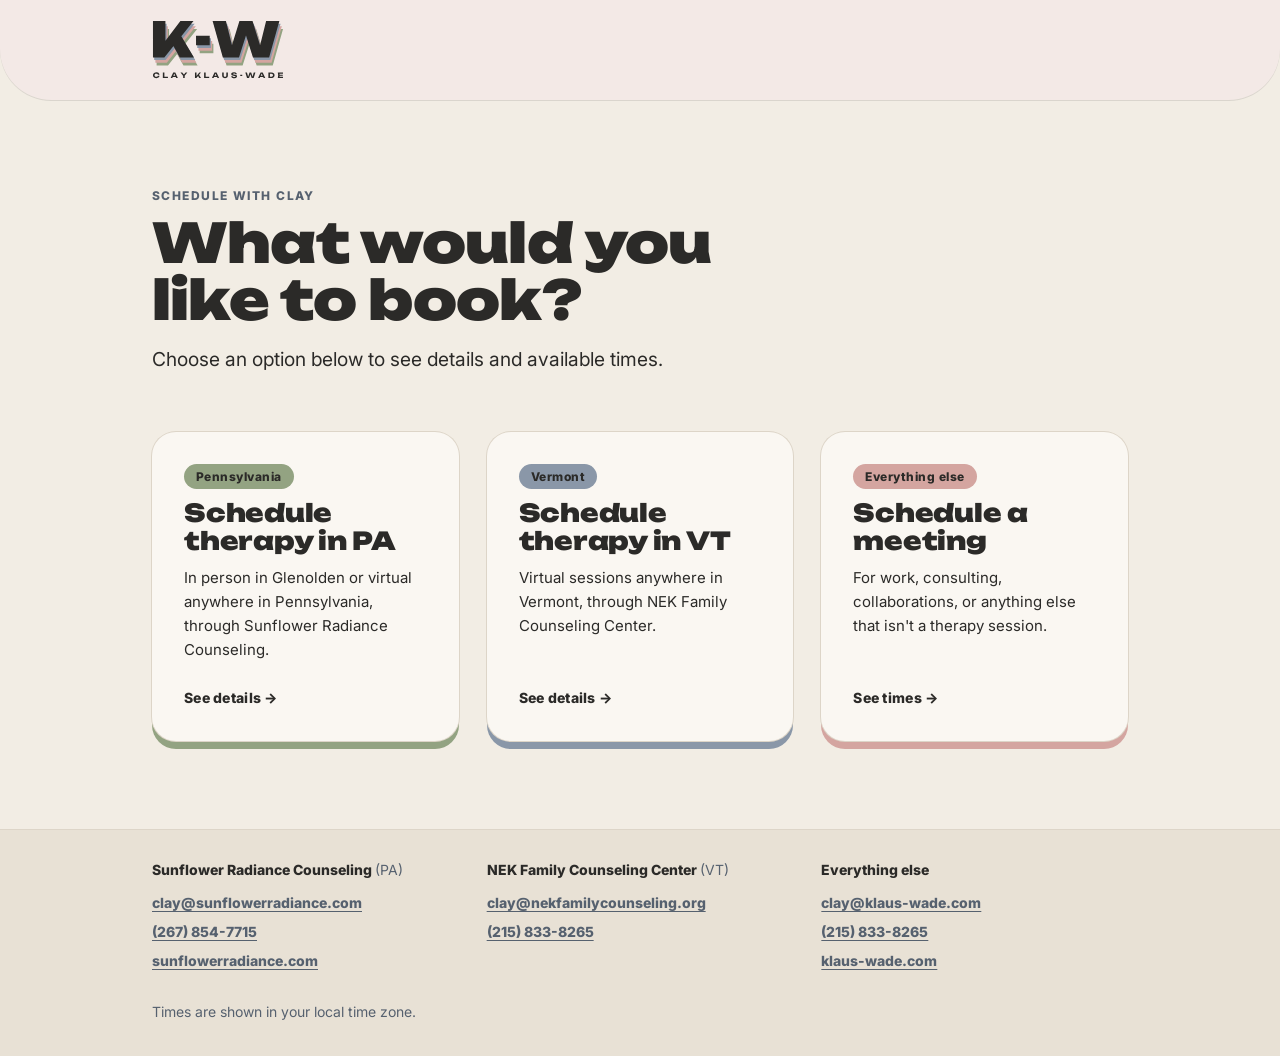
<file: index.html>
<!DOCTYPE html>
<html lang="en">
<head>
<meta charset="utf-8">
<meta name="viewport" content="width=device-width, initial-scale=1">
<title>Schedule with Clay Klaus-Wade</title>
<meta name="description" content="Book therapy in Pennsylvania or Vermont, or a meeting with Clay Klaus-Wade.">
<link rel="icon" href="favicon.svg" type="image/svg+xml">
<link rel="apple-touch-icon" href="apple-touch-icon.png">
<link rel="preconnect" href="https://fonts.googleapis.com">
<link rel="preconnect" href="https://fonts.gstatic.com" crossorigin>
<link rel="stylesheet" href="https://fonts.googleapis.com/css2?family=Inter:wght@400;800&amp;family=Unbounded:wght@900&amp;display=swap">
<link rel="stylesheet" href="brand.css?v=13">
</head>
<body>
<header class="hdr"><div class="wrap">
  <a class="lockup" href="" aria-label="Schedule with Clay Klaus-Wade, home"><img src="img/kw-lockup-layered.svg" alt="K-W Clay Klaus-Wade"></a>
  
</div></header>
<main><div class="wrap">
  <p class="kicker">Schedule with Clay</p>
  <h1><span class="nw">What would you</span><br><span class="nw">like to book?</span></h1>
  <p class="lede">Choose an option below to see details and available times.</p>
  <div class="choices">
    <a class="choice choice-pa" href="pa/">
      <span class="tag">Pennsylvania</span>
      <span class="t">Schedule therapy in PA</span>
      <span class="d">In person in Glenolden or virtual anywhere in Pennsylvania, through Sunflower Radiance Counseling.</span>
      <span class="go">See details</span>
    </a>
    <a class="choice choice-vt" href="vt/">
      <span class="tag">Vermont</span>
      <span class="t">Schedule therapy in VT</span>
      <span class="d">Virtual sessions anywhere in Vermont, through NEK Family Counseling Center.</span>
      <span class="go">See details</span>
    </a>
    <a class="choice choice-meet" href="meet/">
      <span class="tag">Everything else</span>
      <span class="t">Schedule a meeting</span>
      <span class="d">For work, consulting, collaborations, or anything else that isn't a therapy session.</span>
      <span class="go">See times</span>
    </a>
  </div>
</div></main>
<footer class="ftr ftr-cols"><div class="wrap">
  <div class="fcol">
    <p class="fh">Sunflower Radiance Counseling <span>(PA)</span></p>
    <a href="mailto:clay@sunflowerradiance.com">clay@sunflowerradiance.com</a>
    <a href="tel:+12678547715">(267) 854-7715</a>
    <a href="https://www.sunflowerradiance.com/clay-klaus-wade" target="_blank" rel="noopener">sunflowerradiance.com</a>
  </div>
  <div class="fcol">
    <p class="fh">NEK Family Counseling Center <span>(VT)</span></p>
    <a href="mailto:clay@nekfamilycounseling.org">clay@nekfamilycounseling.org</a>
    <a href="tel:+12158338265">(215) 833-8265</a>
  </div>
  <div class="fcol">
    <p class="fh">Everything else</p>
    <a href="mailto:clay@klaus-wade.com">clay@klaus-wade.com</a>
    <a href="tel:+12158338265">(215) 833-8265</a>
    <a href="https://klaus-wade.com">klaus-wade.com</a>
  </div>
  <p class="small fnote">Times are shown in your local time zone.</p>
</div></footer>
</body>
</html>
</file>
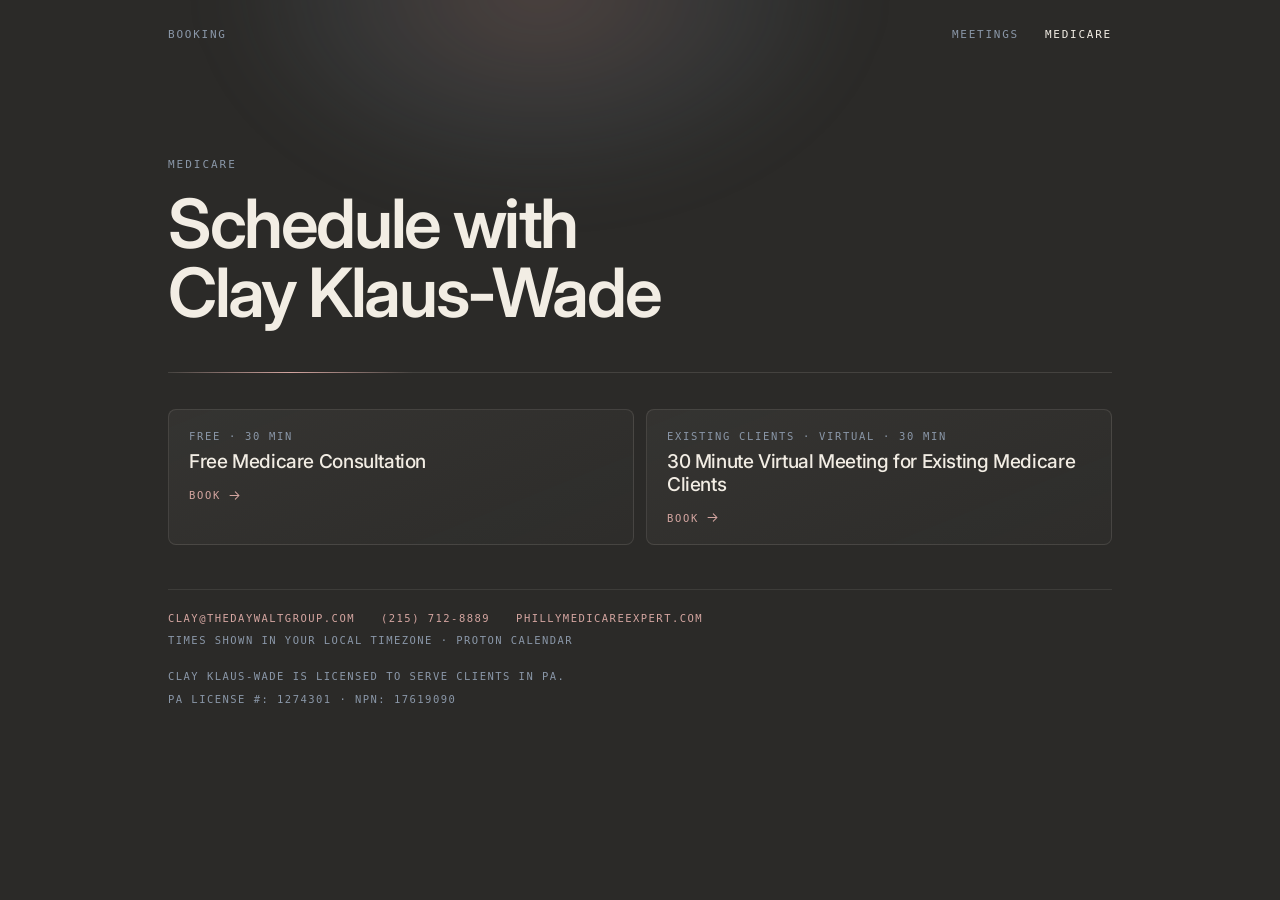
<file: medicare/index.html>
<!DOCTYPE html>
<html lang="en">
<head>
<meta charset="utf-8">
<meta name="viewport" content="width=device-width, initial-scale=1">
<title>Medicare · Schedule with Clay Klaus-Wade</title>
<link rel="preconnect" href="https://fonts.googleapis.com">
<link rel="preconnect" href="https://fonts.gstatic.com" crossorigin>
<link rel="stylesheet" href="https://fonts.googleapis.com/css2?family=Inter:wght@400;500;600&display=swap">
<link rel="stylesheet" href="../styles.css">
</head>
<body>
<div class="page">
  <div class="wrap">
    <div class="glow"></div>
    <nav>
      <a href="../">Booking</a>
      <span class="spacer"></span>
      <a href="../meet/">Meetings</a>
      <span class="here">Medicare</span>
    </nav>
    <div class="hero">
      <p class="kicker">Medicare</p>
      <h1>Schedule with Clay Klaus-Wade</h1>
    </div>
    <div class="rule"><i></i></div>
    <div class="grid">
      <a class="card" href="https://calendar.proton.me/bookings#pf3rFo0_zDHQpJMuMnR8y20jij-QhM833c-SQjsZqNg=" target="_blank" rel="noopener">
        <span class="kind">Free · 30 min</span>
        <span class="title">Free Medicare Consultation</span>

        <span class="book">Book <svg width="13" height="13" viewBox="0 0 256 256" fill="none" stroke="currentColor" stroke-width="20" stroke-linecap="round" stroke-linejoin="round"><path d="M40 128h176M144 56l72 72-72 72"></path></svg></span>
      </a>
      <a class="card" href="https://calendar.proton.me/bookings#EIPsU02O5Jdbi23sv2HRsWFtSxLk-BI8g8CV3qSmWUc=" target="_blank" rel="noopener">
        <span class="kind">Existing clients · Virtual · 30 min</span>
        <span class="title">30 Minute Virtual Meeting for Existing Medicare Clients</span>

        <span class="book">Book <svg width="13" height="13" viewBox="0 0 256 256" fill="none" stroke="currentColor" stroke-width="20" stroke-linecap="round" stroke-linejoin="round"><path d="M40 128h176M144 56l72 72-72 72"></path></svg></span>
      </a>
    </div>

    <div class="contact">
      <a href="mailto:clay@thedaywaltgroup.com">clay@thedaywaltgroup.com</a>
      <a href="tel:+12157128889">(215) 712-8889</a>
      <a href="https://phillymedicareexpert.com" target="_blank" rel="noopener">phillymedicareexpert.com</a>
      <span class="spacer"></span>
      <span>Times shown in your local timezone · Proton Calendar</span>
    </div>
    <div class="fine">
      <span>Clay Klaus-Wade is licensed to serve clients in PA.</span>
      <span>PA License #: 1274301 · NPN: 17619090</span>
    </div>
    <div class="tail"></div>
  </div>
</div>
</body>
</html>
</file>
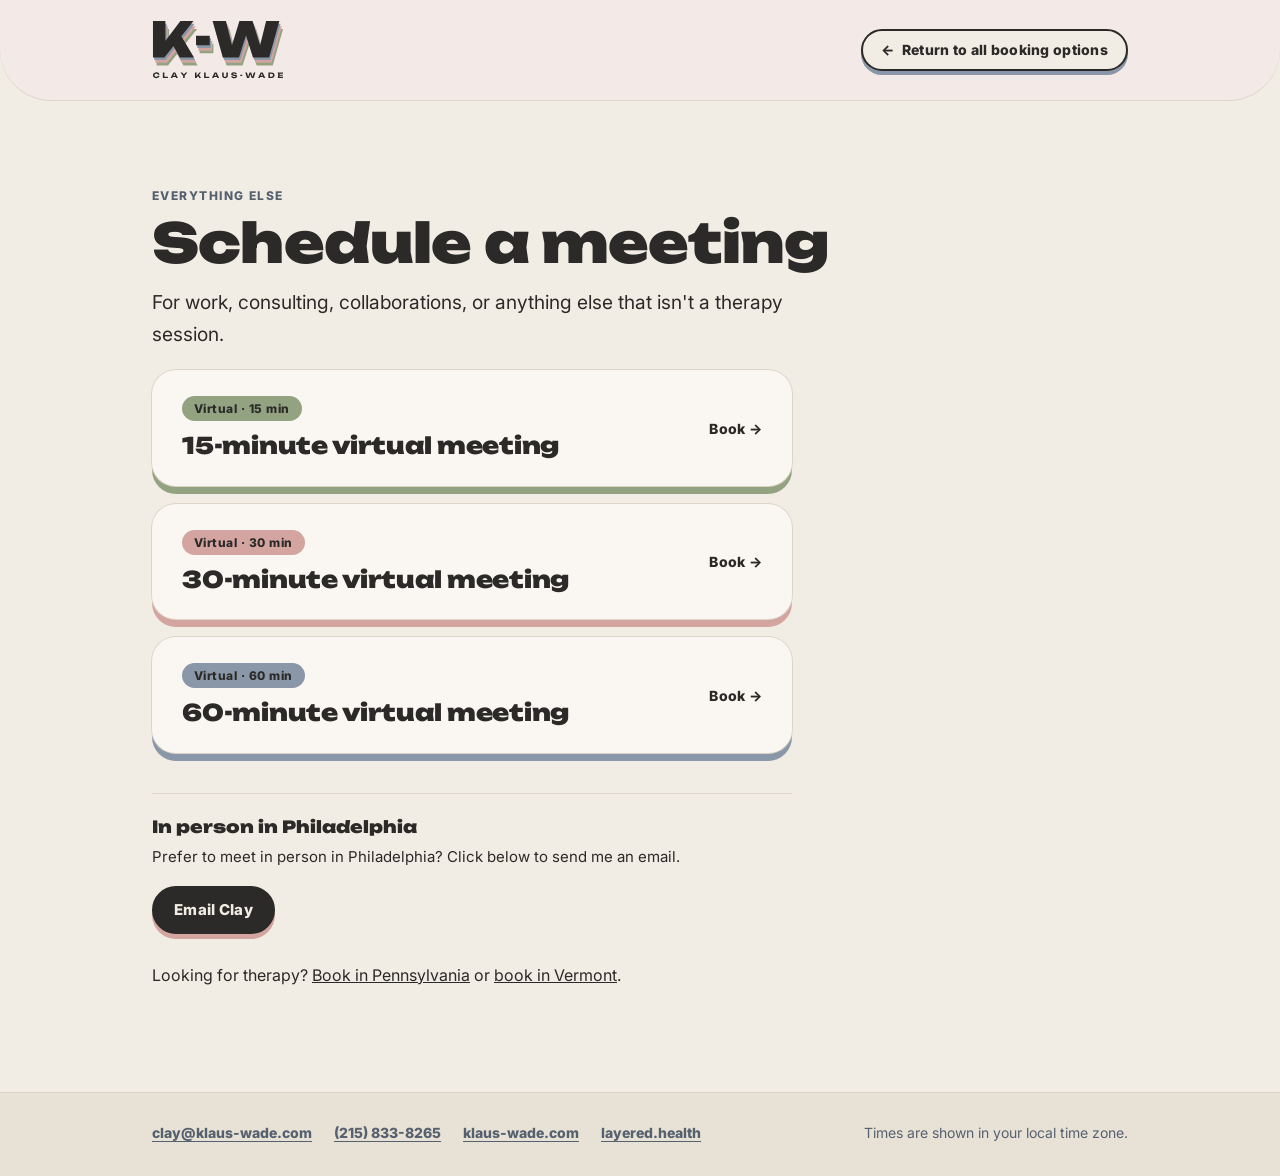
<file: meet/index.html>
<!DOCTYPE html>
<html lang="en">
<head>
<meta charset="utf-8">
<meta name="viewport" content="width=device-width, initial-scale=1">
<title>Schedule a meeting · Schedule with Clay Klaus-Wade</title>
<meta name="description" content="Book a 30- or 60-minute virtual meeting with Clay Klaus-Wade.">
<link rel="icon" href="../favicon.svg" type="image/svg+xml">
<link rel="apple-touch-icon" href="../apple-touch-icon.png">
<link rel="preconnect" href="https://fonts.googleapis.com">
<link rel="preconnect" href="https://fonts.gstatic.com" crossorigin>
<link rel="stylesheet" href="https://fonts.googleapis.com/css2?family=Inter:wght@400;800&amp;family=Unbounded:wght@900&amp;display=swap">
<link rel="stylesheet" href="../brand.css?v=13">
</head>
<body>
<header class="hdr"><div class="wrap">
  <a class="lockup" href="../" aria-label="Schedule with Clay Klaus-Wade, home"><img src="../img/kw-lockup-layered.svg" alt="K-W Clay Klaus-Wade"></a>
  <a class="back" href="../">Return to all booking options</a>
</div></header>
<main><div class="wrap">
  <p class="kicker">Everything else</p>
  <h1>Schedule a meeting</h1>
  <p class="lede">For work, consulting, collaborations, or anything else that isn't a therapy session.</p>
  <div class="meet-list" style="max-width:640px">
    <a class="choice choice-meet" style="--edge:var(--sage)" href="https://calendar.proton.me/bookings#mjJwNTsATVKoQjhpKI2Ob87nOa4XxXKtlbT2rmAfrEY=" target="_blank" rel="noopener">
      <span class="tag">Virtual · 15 min</span>
      <span class="t">15-minute virtual meeting</span>
      <span class="go">Book</span>
    </a>
    <a class="choice choice-meet" style="--edge:var(--rose)" href="https://calendar.proton.me/bookings#GdFGYaAIZ14f5Po4CFfYvlQpGwxGckqENJzUWyVq5CE=" target="_blank" rel="noopener">
      <span class="tag">Virtual · 30 min</span>
      <span class="t">30-minute virtual meeting</span>
      <span class="go">Book</span>
    </a>
    <a class="choice choice-meet" style="--edge:var(--slate)" href="https://calendar.proton.me/bookings#GMe1YVlPDWJSd9QmIub2ZwE_Rhnq1BlzYKeoRiulXM8=" target="_blank" rel="noopener">
      <span class="tag">Virtual · 60 min</span>
      <span class="t">60-minute virtual meeting</span>
      <span class="go">Book</span>
    </a>
  </div>
  <div class="inperson" style="max-width:640px;margin-top:40px">
    <h3>In person in Philadelphia</h3>
    <p>Prefer to meet in person in Philadelphia? Click below to send me an email.</p>
    <div class="btns">
      <a class="btn" href="mailto:clay@klaus-wade.com?subject=In-person%20meeting%20in%20Philadelphia">Email Clay<span class="sr-only"> (opens an email)</span></a>
    </div>
  </div>
  <p style="margin-top:28px">Looking for therapy? <a href="../pa/">Book in Pennsylvania</a> or <a href="../vt/">book in Vermont</a>.</p>
</div></main>
<footer class="ftr"><div class="wrap">
  <a href="mailto:clay@klaus-wade.com">clay@klaus-wade.com</a>
  <a href="tel:+12158338265">(215) 833-8265</a>
  <a href="https://klaus-wade.com">klaus-wade.com</a>
  <a href="https://layered.health">layered.health</a>
  <span class="sp"></span>
  <span class="small">Times are shown in your local time zone.</span>
</div></footer>
</body>
</html>
</file>
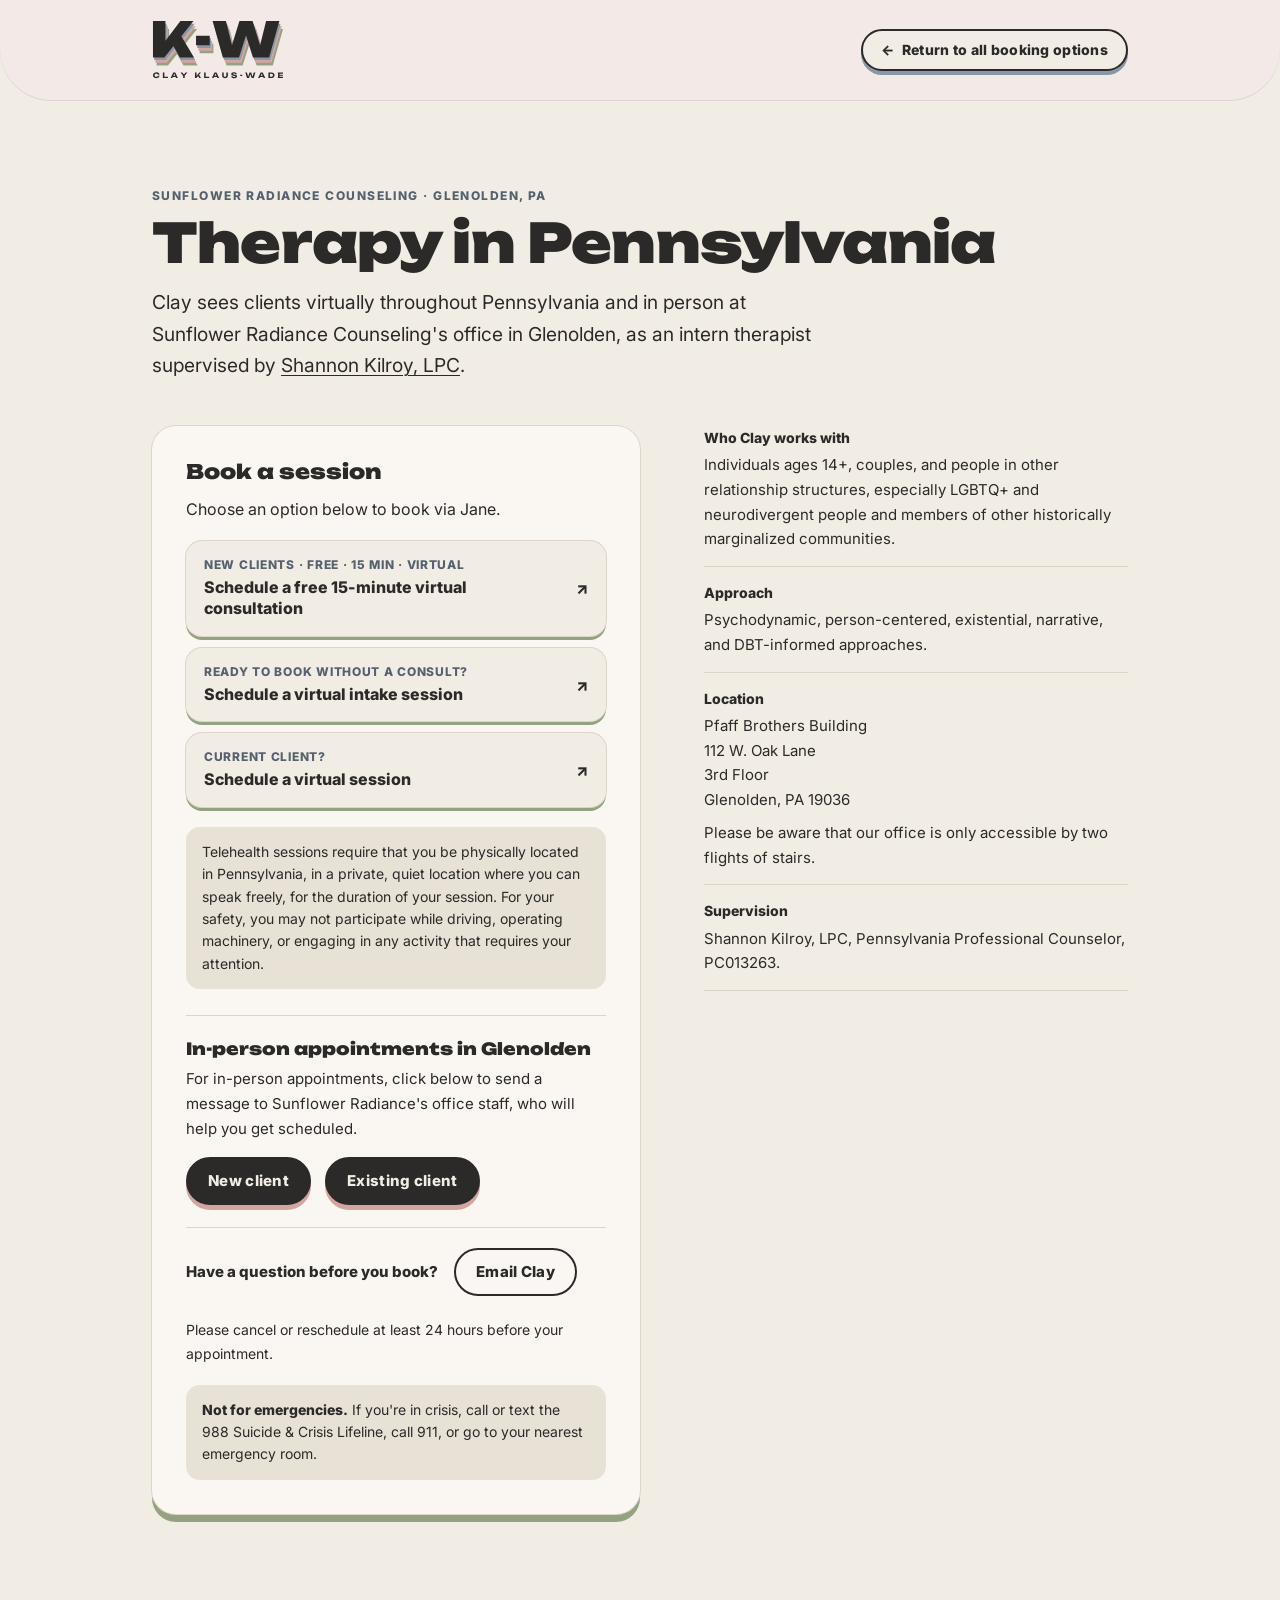
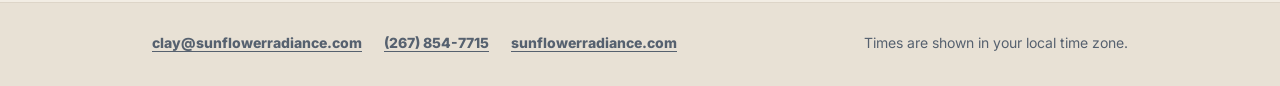
<file: pa/index.html>
<!DOCTYPE html>
<html lang="en">
<head>
<meta charset="utf-8">
<meta name="viewport" content="width=device-width, initial-scale=1">
<title>Therapy in Pennsylvania · Schedule with Clay Klaus-Wade</title>
<meta name="description" content="Book therapy with Clay Klaus-Wade in Pennsylvania, in person in Glenolden or virtually.">
<link rel="icon" href="../favicon.svg" type="image/svg+xml">
<link rel="apple-touch-icon" href="../apple-touch-icon.png">
<link rel="preconnect" href="https://fonts.googleapis.com">
<link rel="preconnect" href="https://fonts.gstatic.com" crossorigin>
<link rel="stylesheet" href="https://fonts.googleapis.com/css2?family=Inter:wght@400;800&amp;family=Unbounded:wght@900&amp;display=swap">
<link rel="stylesheet" href="../brand.css?v=13">
</head>
<body>
<header class="hdr"><div class="wrap">
  <a class="lockup" href="../" aria-label="Schedule with Clay Klaus-Wade, home"><img src="../img/kw-lockup-layered.svg" alt="K-W Clay Klaus-Wade"></a>
  <a class="back" href="../">Return to all booking options</a>
</div></header>
<main><div class="wrap">
  <p class="kicker">Sunflower Radiance Counseling · Glenolden, PA</p>
  <h1>Therapy in Pennsylvania</h1>
  <p class="lede">Clay sees clients virtually throughout Pennsylvania and in person at Sunflower Radiance Counseling's office in Glenolden, as an intern therapist supervised by <a href="https://www.sunflowerradiance.com/shannon-kilroy" target="_blank" rel="noopener">Shannon Kilroy, LPC</a>.</p>
  <div class="detail">
    <section class="panel" style="--edge:var(--sage)" aria-labelledby="pa-book">
      <h2 id="pa-book">Book a session</h2>
      <p>Choose an option below to book via Jane.</p>
      <div class="opts">
        <a class="opt" href="https://sunflowerradiance.janeapp.com/#/staff_member/15/treatment/193" target="_blank" rel="noopener">
          <span class="opt-k">New clients · Free · 15 min · Virtual</span>
          <span class="opt-t">Schedule a free 15-minute virtual consultation</span>
        </a>
        <a class="opt" href="https://sunflowerradiance.janeapp.com/#/staff_member/15/treatment/208" target="_blank" rel="noopener">
          <span class="opt-k">Ready to book without a consult?</span>
          <span class="opt-t">Schedule a virtual intake session</span>
        </a>
        <a class="opt" href="https://sunflowerradiance.janeapp.com/#/staff_member/15/treatment/205" target="_blank" rel="noopener">
          <span class="opt-k">Current client?</span>
          <span class="opt-t">Schedule a virtual session</span>
        </a>
      </div>
      <div class="note">Telehealth sessions require that you be physically located in Pennsylvania, in a private, quiet location where you can speak freely, for the duration of your session. For your safety, you may not participate while driving, operating machinery, or engaging in any activity that requires your attention.</div>
      <div class="inperson">
        <h3>In-person appointments in Glenolden</h3>
        <p>For in-person appointments, click below to send a message to Sunflower Radiance's office staff, who will help you get scheduled.</p>
        <div class="btns">
          <a class="btn" href="mailto:info@sunflowerradiance.com?subject=New%20client%3A%20in-person%20appointment%20with%20Clay%20Klaus-Wade&amp;body=Hello%2C%0A%0AI%27m%20a%20new%20client%20and%20I%27d%20like%20to%20schedule%20an%20in-person%20appointment%20with%20Clay%20Klaus-Wade%20at%20the%20Glenolden%20office.%20Please%20let%20me%20know%20what%20times%20are%20available%20and%20what%20I%20need%20to%20do%20to%20get%20started.%0A%0AThank%20you%2C%0A">New client<span class="sr-only"> (opens an email to the office)</span></a>
          <a class="btn" href="mailto:info@sunflowerradiance.com?subject=Existing%20client%3A%20in-person%20appointment%20with%20Clay%20Klaus-Wade&amp;body=Hello%2C%0A%0AI%27m%20a%20current%20client%20of%20Clay%20Klaus-Wade%20and%20I%27d%20like%20to%20schedule%20an%20in-person%20appointment%20at%20the%20Glenolden%20office.%20Please%20let%20me%20know%20what%20times%20are%20available.%0A%0AThank%20you%2C%0A">Existing client<span class="sr-only"> (opens an email to the office)</span></a>
        </div>
      </div>
      <div class="ask">
        <p>Have a question before you book?</p>
        <a class="btn btn-quiet" href="mailto:clay@sunflowerradiance.com?subject=Question%20about%20therapy%20with%20Clay">Email Clay</a>
      </div>
      <p style="font-size:14px;margin-top:22px">Please cancel or reschedule at least 24 hours before your appointment.</p>
      <div class="note"><strong>Not for emergencies.</strong> If you're in crisis, call or text the 988 Suicide &amp; Crisis Lifeline, call 911, or go to your nearest emergency room.</div>
    </section>
    <dl class="facts">
      <div><dt>Who Clay works with</dt><dd>Individuals ages 14+, couples, and people in other relationship structures, especially LGBTQ+ and neurodivergent people and members of other historically marginalized communities.</dd></div>
      <div><dt>Approach</dt><dd>Psychodynamic, person-centered, existential, narrative, and DBT-informed approaches.</dd></div>
      <div><dt>Location</dt><dd><address>Pfaff Brothers Building<br>112 W. Oak Lane<br>3rd Floor<br>Glenolden, PA 19036</address><span class="dd-plain">Please be aware that our office is only accessible by two flights of stairs.</span></dd></div>
      <div><dt>Supervision</dt><dd>Shannon Kilroy, LPC, Pennsylvania Professional Counselor, PC013263.</dd></div>
    </dl>
  </div>
</div></main>
<footer class="ftr"><div class="wrap">
  <a href="mailto:clay@sunflowerradiance.com">clay@sunflowerradiance.com</a>
  <a href="tel:+12678547715">(267) 854-7715</a>
  <a href="https://www.sunflowerradiance.com/clay-klaus-wade" target="_blank" rel="noopener">sunflowerradiance.com</a>
  <span class="sp"></span>
  <span class="small">Times are shown in your local time zone.</span>
</div></footer>
</body>
</html>
</file>
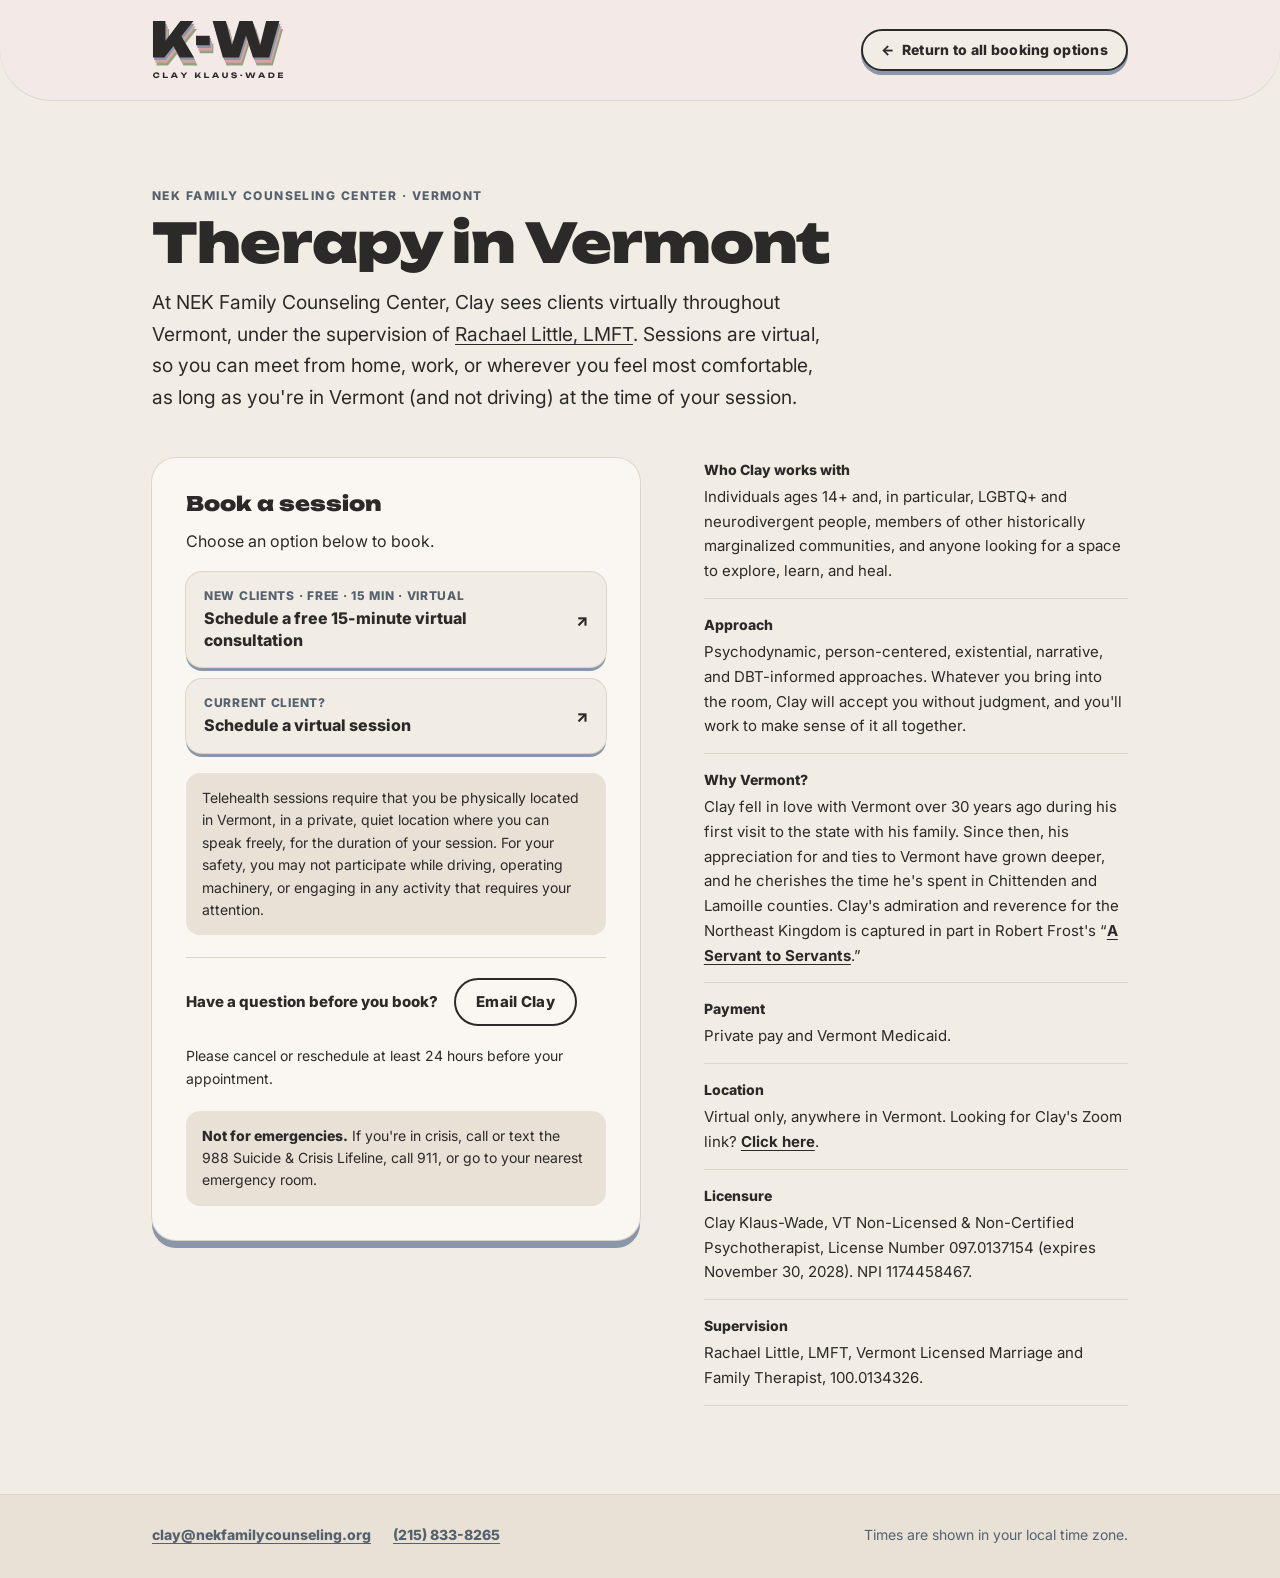
<file: vt/index.html>
<!DOCTYPE html>
<html lang="en">
<head>
<meta charset="utf-8">
<meta name="viewport" content="width=device-width, initial-scale=1">
<title>Therapy in Vermont · Schedule with Clay Klaus-Wade</title>
<meta name="description" content="Book virtual therapy with Clay Klaus-Wade anywhere in Vermont.">
<link rel="icon" href="../favicon.svg" type="image/svg+xml">
<link rel="apple-touch-icon" href="../apple-touch-icon.png">
<link rel="preconnect" href="https://fonts.googleapis.com">
<link rel="preconnect" href="https://fonts.gstatic.com" crossorigin>
<link rel="stylesheet" href="https://fonts.googleapis.com/css2?family=Inter:wght@400;800&amp;family=Unbounded:wght@900&amp;display=swap">
<link rel="stylesheet" href="../brand.css?v=13">
</head>
<body>
<header class="hdr"><div class="wrap">
  <a class="lockup" href="../" aria-label="Schedule with Clay Klaus-Wade, home"><img src="../img/kw-lockup-layered.svg" alt="K-W Clay Klaus-Wade"></a>
  <a class="back" href="../">Return to all booking options</a>
</div></header>
<main><div class="wrap">
  <p class="kicker">NEK Family Counseling Center · Vermont</p>
  <h1>Therapy in Vermont</h1>
  <p class="lede">At NEK Family Counseling Center, Clay sees clients virtually throughout Vermont, under the supervision of <a href="https://www.psychologytoday.com/us/therapists/rachael-m-little-saint-johnsbury-vt/152640" target="_blank" rel="noopener">Rachael Little, LMFT</a>. Sessions are virtual, so you can meet from home, work, or wherever you feel most comfortable, as long as you're in Vermont (and not driving) at the time of your session.</p>
  <div class="detail">
    <section class="panel" style="--edge:var(--slate)" aria-labelledby="vt-book">
      <h2 id="vt-book">Book a session</h2>
      <p>Choose an option below to book.</p>
      <div class="opts" style="--edge:var(--slate)">
        <a class="opt" href="https://calendar.proton.me/u/4/bookings#JqW-uXat4z48cGbfLY8wgMOOYOBAHCvkAFPTvy-cWHY=" target="_blank" rel="noopener">
          <span class="opt-k">New clients · Free · 15 min · Virtual</span>
          <span class="opt-t">Schedule a free 15-minute virtual consultation</span>
        </a>
        <a class="opt" href="https://calendar.proton.me/u/4/bookings#grKaL5PHzC2abQtlfzpi9twOUvg4L1ipxSwwcPGXqOc=" target="_blank" rel="noopener">
          <span class="opt-k">Current client?</span>
          <span class="opt-t">Schedule a virtual session</span>
        </a>
      </div>
      <div class="note">Telehealth sessions require that you be physically located in Vermont, in a private, quiet location where you can speak freely, for the duration of your session. For your safety, you may not participate while driving, operating machinery, or engaging in any activity that requires your attention.</div>
      <div class="ask">
        <p>Have a question before you book?</p>
        <a class="btn btn-quiet" href="mailto:clay@nekfamilycounseling.org?subject=Question%20about%20therapy%20with%20Clay">Email Clay</a>
      </div>
      <p style="font-size:14px;margin-top:18px">Please cancel or reschedule at least 24 hours before your appointment.</p>
      <div class="note"><strong>Not for emergencies.</strong> If you're in crisis, call or text the 988 Suicide &amp; Crisis Lifeline, call 911, or go to your nearest emergency room.</div>
    </section>
    <dl class="facts">
      <div><dt>Who Clay works with</dt><dd>Individuals ages 14+ and, in particular, LGBTQ+ and neurodivergent people, members of other historically marginalized communities, and anyone looking for a space to explore, learn, and heal.</dd></div>
      <div><dt>Approach</dt><dd>Psychodynamic, person-centered, existential, narrative, and DBT-informed approaches. Whatever you bring into the room, Clay will accept you without judgment, and you'll work to make sense of it all together.</dd></div>
      <div><dt>Why Vermont?</dt><dd>Clay fell in love with Vermont over 30 years ago during his first visit to the state with his family. Since then, his appreciation for and ties to Vermont have grown deeper, and he cherishes the time he's spent in Chittenden and Lamoille counties. Clay's admiration and reverence for the Northeast Kingdom is captured in part in Robert Frost's &ldquo;<a href="https://www.gutenberg.org/files/3026/3026-h/3026-h.htm#link2H_4_0009" target="_blank" rel="noopener">A Servant to Servants</a>.&rdquo;</dd></div>
      <div><dt>Payment</dt><dd>Private pay and Vermont Medicaid.</dd></div>
      <div><dt>Location</dt><dd>Virtual only, anywhere in Vermont. Looking for Clay's Zoom link? <a href="https://us06web.zoom.us/j/8272189552" target="_blank" rel="noopener">Click here</a>.</dd></div>
      <div><dt>Licensure</dt><dd>Clay Klaus-Wade, VT Non-Licensed &amp; Non-Certified Psychotherapist, License Number 097.0137154 (expires November 30, 2028). NPI 1174458467.</dd></div>
      <div><dt>Supervision</dt><dd>Rachael Little, LMFT, Vermont Licensed Marriage and Family Therapist, 100.0134326.</dd></div>
    </dl>
  </div>
</div></main>
<footer class="ftr"><div class="wrap">
  <a href="mailto:clay@nekfamilycounseling.org">clay@nekfamilycounseling.org</a>
  <a href="tel:+12158338265">(215) 833-8265</a>
  <span class="sp"></span>
  <span class="small">Times are shown in your local time zone.</span>
</div></footer>
</body>
</html>
</file>
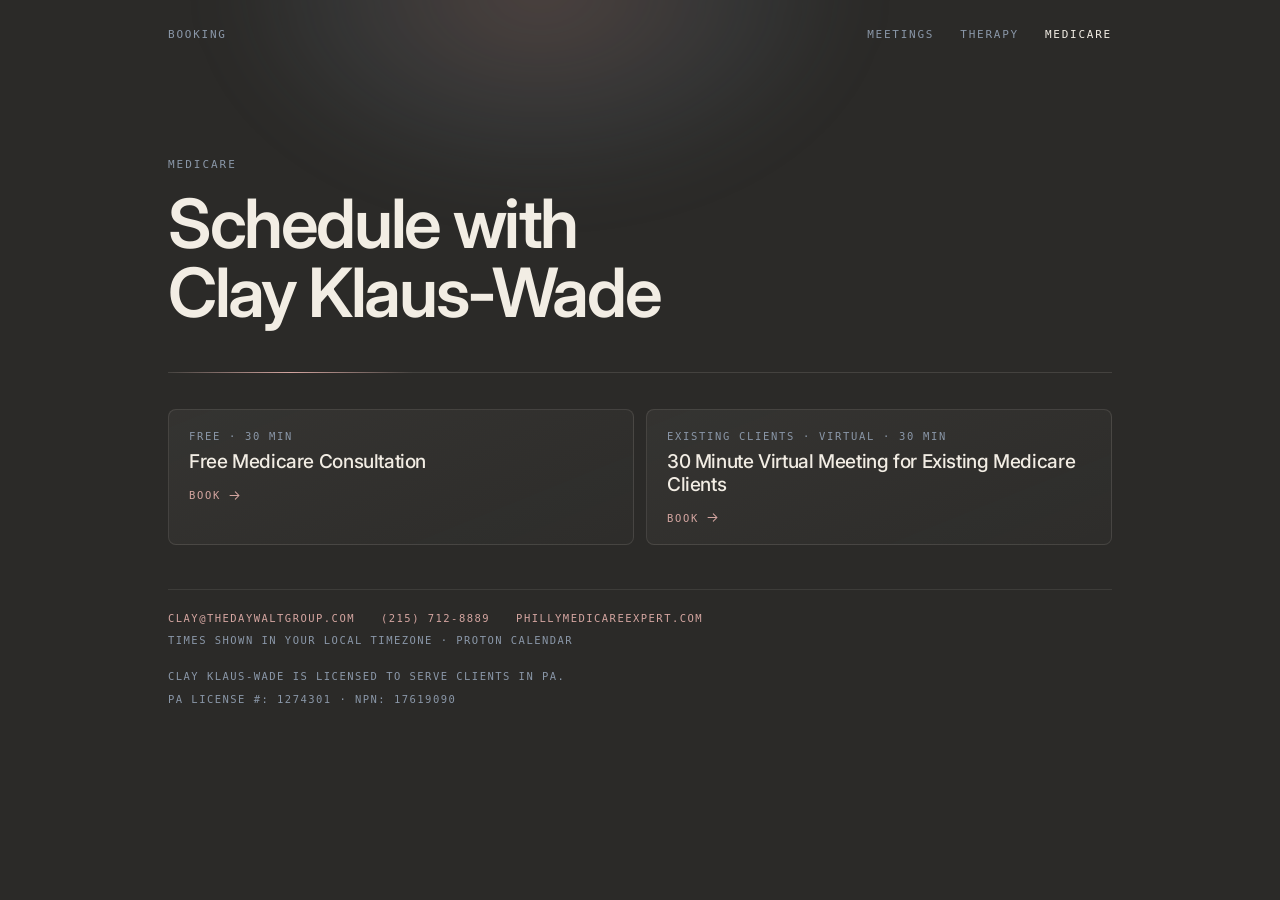
<file: medicare_index.html>
<!DOCTYPE html>
<html lang="en">
<head>
<meta charset="utf-8">
<meta name="viewport" content="width=device-width, initial-scale=1">
<title>Medicare · Schedule with Clay Klaus-Wade</title>
<link rel="preconnect" href="https://fonts.googleapis.com">
<link rel="preconnect" href="https://fonts.gstatic.com" crossorigin>
<link rel="stylesheet" href="https://fonts.googleapis.com/css2?family=Inter:wght@400;500;600&display=swap">
<link rel="stylesheet" href="../styles.css">
</head>
<body>
<div class="page">
  <div class="wrap">
    <div class="glow"></div>
    <nav>
      <a href="../">Booking</a>
      <span class="spacer"></span>
      <a href="../meet/">Meetings</a>
      <a href="../therapy/">Therapy</a>
      <span class="here">Medicare</span>
    </nav>
    <div class="hero">
      <p class="kicker">Medicare</p>
      <h1>Schedule with Clay Klaus-Wade</h1>
    </div>
    <div class="rule"><i></i></div>
    <div class="grid">
      <a class="card" href="https://calendar.proton.me/bookings#pf3rFo0_zDHQpJMuMnR8y20jij-QhM833c-SQjsZqNg=" target="_blank" rel="noopener">
        <span class="kind">Free · 30 min</span>
        <span class="title">Free Medicare Consultation</span>
        
        <span class="book">Book <svg width="13" height="13" viewBox="0 0 256 256" fill="none" stroke="currentColor" stroke-width="20" stroke-linecap="round" stroke-linejoin="round"><path d="M40 128h176M144 56l72 72-72 72"></path></svg></span>
      </a>
      <a class="card" href="https://calendar.proton.me/bookings#EIPsU02O5Jdbi23sv2HRsWFtSxLk-BI8g8CV3qSmWUc=" target="_blank" rel="noopener">
        <span class="kind">Existing clients · Virtual · 30 min</span>
        <span class="title">30 Minute Virtual Meeting for Existing Medicare Clients</span>
        
        <span class="book">Book <svg width="13" height="13" viewBox="0 0 256 256" fill="none" stroke="currentColor" stroke-width="20" stroke-linecap="round" stroke-linejoin="round"><path d="M40 128h176M144 56l72 72-72 72"></path></svg></span>
      </a>
    </div>
    
    <div class="contact">
      <a href="mailto:clay@thedaywaltgroup.com">clay@thedaywaltgroup.com</a>
      <a href="tel:+12157128889">(215) 712-8889</a>
      <a href="https://phillymedicareexpert.com" target="_blank" rel="noopener">phillymedicareexpert.com</a>
      <span class="spacer"></span>
      <span>Times shown in your local timezone · Proton Calendar</span>
    </div>
    <div class="fine">
      <span>Clay Klaus-Wade is licensed to serve clients in PA.</span>
      <span>PA License #: 1274301 · NPN: 17619090</span>
    </div>
    <div class="tail"></div>
  </div>
</div>
</body>
</html>
</file>
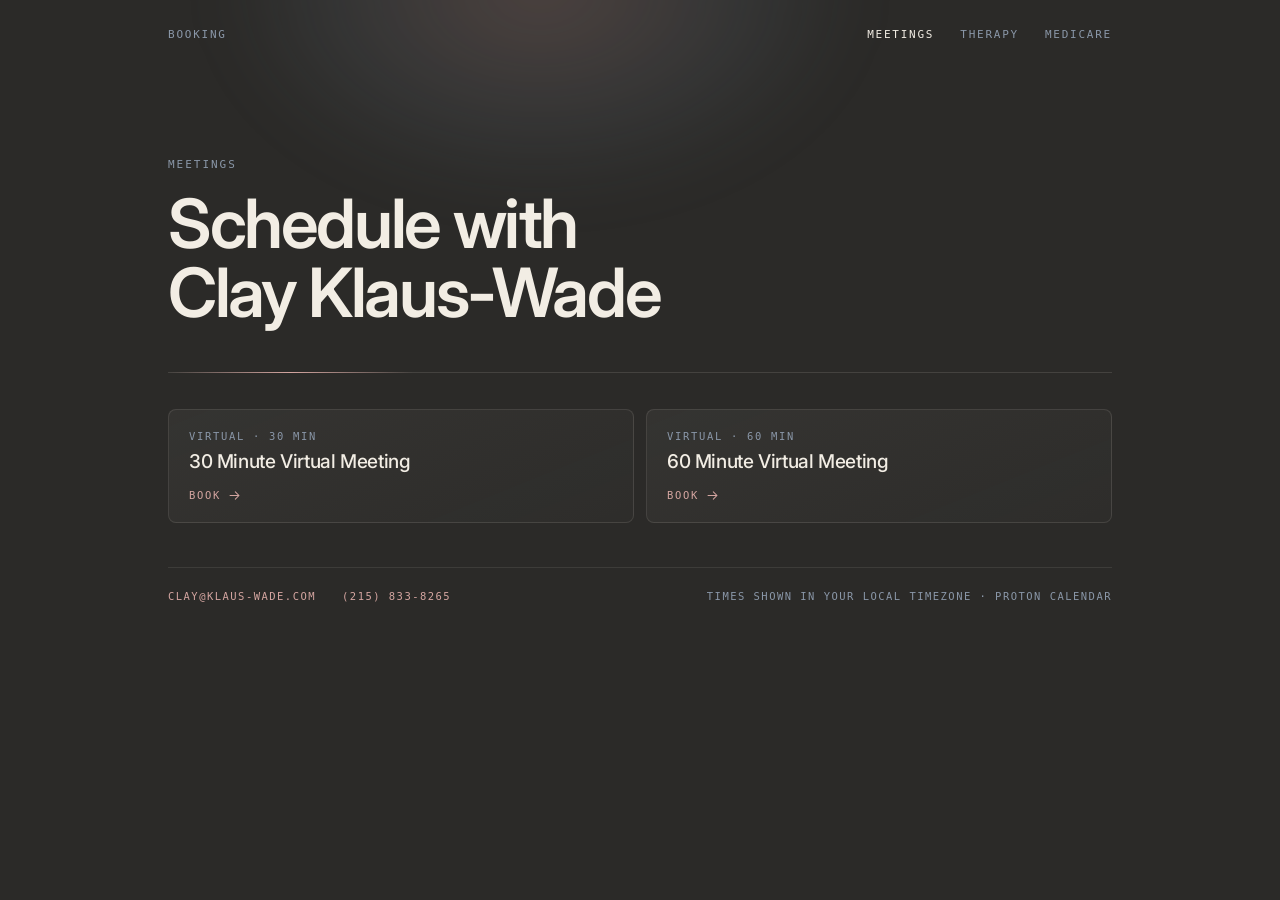
<file: meet_index.html>
<!DOCTYPE html>
<html lang="en">
<head>
<meta charset="utf-8">
<meta name="viewport" content="width=device-width, initial-scale=1">
<title>Meetings · Schedule with Clay Klaus-Wade</title>
<link rel="preconnect" href="https://fonts.googleapis.com">
<link rel="preconnect" href="https://fonts.gstatic.com" crossorigin>
<link rel="stylesheet" href="https://fonts.googleapis.com/css2?family=Inter:wght@400;500;600&display=swap">
<link rel="stylesheet" href="../styles.css">
</head>
<body>
<div class="page">
  <div class="wrap">
    <div class="glow"></div>
    <nav>
      <a href="../">Booking</a>
      <span class="spacer"></span>
      <span class="here">Meetings</span>
      <a href="../therapy/">Therapy</a>
      <a href="../medicare/">Medicare</a>
    </nav>
    <div class="hero">
      <p class="kicker">Meetings</p>
      <h1>Schedule with Clay Klaus-Wade</h1>
    </div>
    <div class="rule"><i></i></div>
    <div class="grid">
      <a class="card" href="https://calendar.proton.me/bookings#5lLKEFRXMaiHxtkuD2kRHpePkHfL9O68vzH070uKUqQ=" target="_blank" rel="noopener">
        <span class="kind">Virtual · 30 min</span>
        <span class="title">30 Minute Virtual Meeting</span>
        
        <span class="book">Book <svg width="13" height="13" viewBox="0 0 256 256" fill="none" stroke="currentColor" stroke-width="20" stroke-linecap="round" stroke-linejoin="round"><path d="M40 128h176M144 56l72 72-72 72"></path></svg></span>
      </a>
      <a class="card" href="https://calendar.proton.me/bookings#dc70fc1cs4FQUqgZUjBiiloZIQzocU4DF_DLL0BHHe0=" target="_blank" rel="noopener">
        <span class="kind">Virtual · 60 min</span>
        <span class="title">60 Minute Virtual Meeting</span>
        
        <span class="book">Book <svg width="13" height="13" viewBox="0 0 256 256" fill="none" stroke="currentColor" stroke-width="20" stroke-linecap="round" stroke-linejoin="round"><path d="M40 128h176M144 56l72 72-72 72"></path></svg></span>
      </a>
    </div>
    
    <div class="contact">
      <a href="mailto:clay@klaus-wade.com">clay@klaus-wade.com</a>
      <a href="tel:+12158338265">(215) 833-8265</a>
      <span class="spacer"></span>
      <span>Times shown in your local timezone · Proton Calendar</span>
    </div>
    
    <div class="tail"></div>
  </div>
</div>
</body>
</html>
</file>
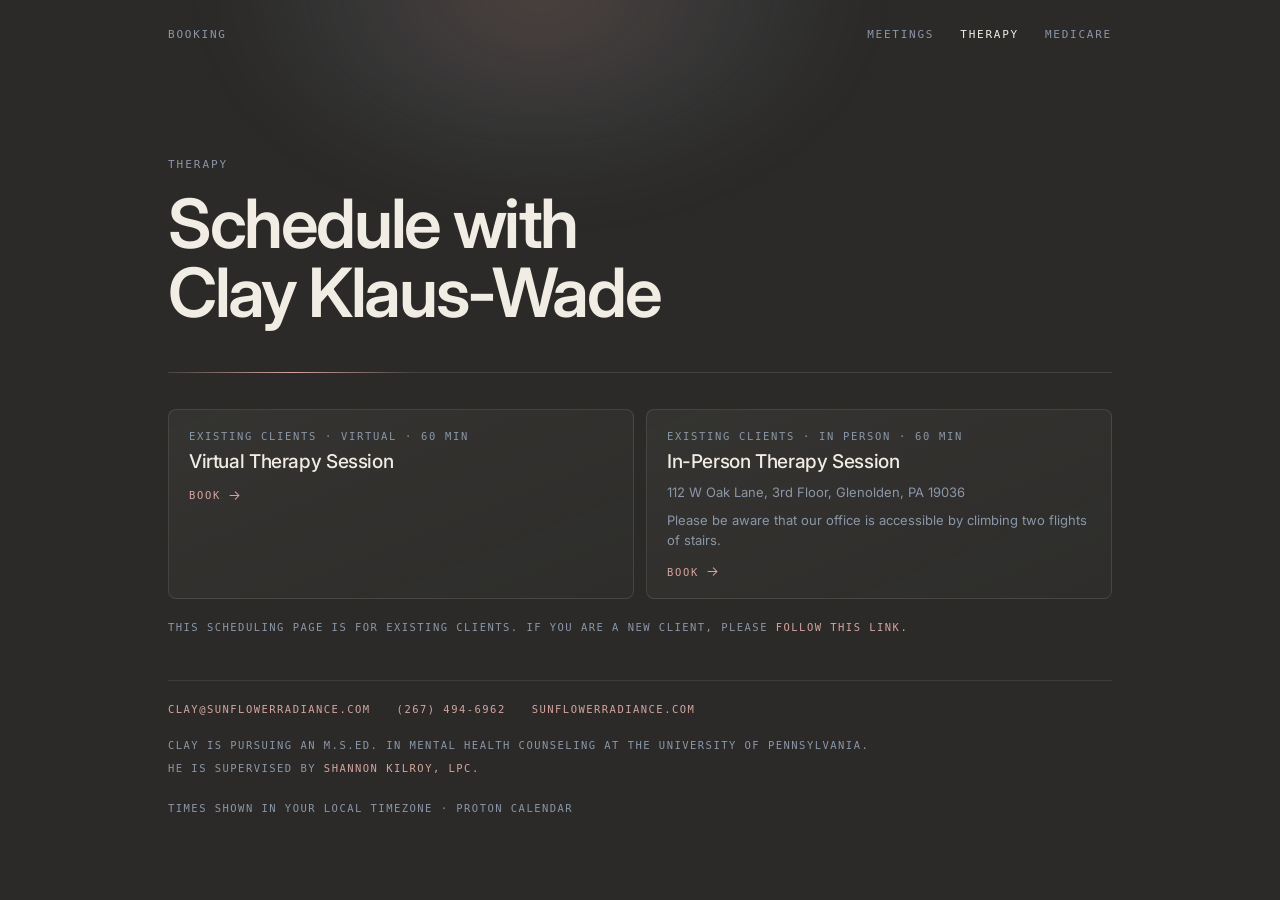
<file: therapy_index.html>
<!DOCTYPE html>
<html lang="en">
<head>
<meta charset="utf-8">
<meta name="viewport" content="width=device-width, initial-scale=1">
<title>Therapy · Schedule with Clay Klaus-Wade</title>
<link rel="preconnect" href="https://fonts.googleapis.com">
<link rel="preconnect" href="https://fonts.gstatic.com" crossorigin>
<link rel="stylesheet" href="https://fonts.googleapis.com/css2?family=Inter:wght@400;500;600&display=swap">
<link rel="stylesheet" href="../styles.css">
</head>
<body>
<div class="page">
  <div class="wrap">
    <div class="glow"></div>
    <nav>
      <a href="../">Booking</a>
      <span class="spacer"></span>
      <a href="../meet/">Meetings</a>
      <span class="here">Therapy</span>
      <a href="../medicare/">Medicare</a>
    </nav>
    <div class="hero">
      <p class="kicker">Therapy</p>
      <h1>Schedule with Clay Klaus-Wade</h1>
    </div>
    <div class="rule"><i></i></div>
    <div class="grid">
      <a class="card" href="https://calendar.proton.me/bookings#5E5RlKBtcJHV-8EI_TJDz0P4aJw6nSawQKkGjpfzRH0=" target="_blank" rel="noopener">
        <span class="kind">Existing clients · Virtual · 60 min</span>
        <span class="title">Virtual Therapy Session</span>
        
        <span class="book">Book <svg width="13" height="13" viewBox="0 0 256 256" fill="none" stroke="currentColor" stroke-width="20" stroke-linecap="round" stroke-linejoin="round"><path d="M40 128h176M144 56l72 72-72 72"></path></svg></span>
      </a>
      <a class="card" href="https://calendar.proton.me/bookings#VTEOcLsBDBINVUQ1myEjGmAvV1dVA4d8U7G9ezO2DRE=" target="_blank" rel="noopener">
        <span class="kind">Existing clients · In person · 60 min</span>
        <span class="title">In-Person Therapy Session</span>
        <span class="note">112 W Oak Lane, 3rd Floor, Glenolden, PA 19036</span>
        <span class="note">Please be aware that our office is accessible by climbing two flights of stairs.</span>
        <span class="book">Book <svg width="13" height="13" viewBox="0 0 256 256" fill="none" stroke="currentColor" stroke-width="20" stroke-linecap="round" stroke-linejoin="round"><path d="M40 128h176M144 56l72 72-72 72"></path></svg></span>
      </a>
    </div>
    <p class="notice">This scheduling page is for existing clients. If you are a new client, please <a href="https://www.sunflowerradiance.com/contact" target="_blank" rel="noopener">follow this link.</a></p>
    <div class="contact">
      <a href="mailto:clay@sunflowerradiance.com">clay@sunflowerradiance.com</a>
      <a href="tel:+12674946962">(267) 494-6962</a>
      <a href="https://www.sunflowerradiance.com/clay-klaus-wade" target="_blank" rel="noopener">sunflowerradiance.com</a>
    </div>
    <div class="fine">
      <span>Clay is pursuing an M.S.Ed. in Mental health counseling at the university of pennsylvania.</span>
      <span>He is supervised by <a href="https://www.sunflowerradiance.com/shannon-kilroy" target="_blank" rel="noopener">shannon kilroy, lpc.</a></span>
      <span class="gap"></span>
      <span>Times shown in your local timezone · Proton Calendar</span>
    </div>
    <div class="tail"></div>
  </div>
</div>
</body>
</html>
</file>
<file: brand.css>
/* schedulewithclay.link: same brand as klaus-wade.com and layered.health */
:root{--ink:#2b2a28;--muted:#56616f;--surface:#f2ede4;--sunk:#e8e1d5;--raised:#faf7f2;--line:#ddd5c8;--slate:#8a97a8;--rose:#d4a5a0;--sage:#93a382;--head:#f3e9e6;--display:'Unbounded',Inter,system-ui,sans-serif}
*{box-sizing:border-box}
html{background:var(--sunk)}
body{margin:0;background:var(--surface);color:var(--ink);font:400 16px/1.65 Inter,system-ui,-apple-system,sans-serif;-webkit-font-smoothing:antialiased;min-height:100vh;display:flex;flex-direction:column}
a{color:var(--ink)}
a:focus-visible,button:focus-visible{outline:2px solid var(--ink);outline-offset:3px}
.sr-only{position:absolute;width:1px;height:1px;overflow:hidden;clip:rect(0 0 0 0);white-space:nowrap}
.wrap{width:100%;max-width:1040px;margin:0 auto;padding:0 clamp(18px,4vw,32px)}

/* header: the rounded vanilla sheet from klaus-wade.com */
.hdr{background:var(--head);border-radius:0 0 clamp(28px,4vw,56px) clamp(28px,4vw,56px);box-shadow:0 1px 0 rgba(43,42,40,.12)}
.hdr .wrap{display:flex;align-items:center;justify-content:space-between;gap:20px;padding-top:20px;padding-bottom:20px}
.lockup{line-height:0}.lockup img{height:48px;width:auto}
.back{font-weight:800;font-size:14px;letter-spacing:.02em;text-decoration:none;padding:6px 0;background:linear-gradient(currentColor,currentColor) 0 100%/0 2px no-repeat;transition:background-size .2s ease}
.back:hover,.back:focus-visible{background-size:100% 2px}

main{flex:1;padding:clamp(40px,7vw,88px) 0 clamp(48px,7vw,88px)}
.kicker{margin:0;font-size:12px;line-height:16px;font-weight:800;letter-spacing:.12em;text-transform:uppercase;color:var(--muted)}
h1{margin:10px 0 0;font:900 clamp(2rem,5vw,3.4rem)/1.05 var(--display);letter-spacing:-.015em}
.lede{margin:16px 0 0;max-width:56ch;font-size:clamp(1.05rem,1.6vw,1.2rem)}

/* landing: three choices */
.choices{display:grid;grid-template-columns:repeat(3,minmax(0,1fr));gap:clamp(16px,2.4vw,28px);margin-top:clamp(32px,5vw,56px)}
.choice{--edge:var(--rose);position:relative;display:flex;flex-direction:column;gap:10px;padding:clamp(22px,2.6vw,32px);border-radius:24px;background:var(--raised);text-decoration:none;color:var(--ink);box-shadow:0 0 0 1px var(--line),0 8px 0 0 var(--edge);transition:transform .18s ease,box-shadow .18s ease}
.choice:hover,.choice:focus-visible{transform:translateY(6px);box-shadow:0 0 0 1px var(--line),0 2px 0 0 var(--edge)}
.choice-pa{--edge:var(--sage)}.choice-vt{--edge:var(--slate)}.choice-meet{--edge:var(--rose)}
.choice .tag{align-self:flex-start;padding:5px 12px 4px;border-radius:999px;background:var(--edge);font-size:12px;line-height:16px;font-weight:800;letter-spacing:.04em}
.choice .t{font:900 clamp(1.25rem,2vw,1.55rem)/1.15 var(--display);letter-spacing:-.01em}
.choice .d{font-size:15px;line-height:1.6;color:var(--ink)}
.choice .go{margin-top:auto;padding-top:14px;font-weight:800;font-size:14px;letter-spacing:.02em}
.choice .go::after{content:" →"}

/* child pages */
.detail{display:grid;grid-template-columns:minmax(0,1.15fr) minmax(0,1fr);gap:clamp(28px,5vw,64px);margin-top:clamp(28px,4vw,44px);align-items:start}
.panel{padding:clamp(22px,2.8vw,34px);border-radius:24px;background:var(--raised);box-shadow:0 0 0 1px var(--line),0 8px 0 0 var(--edge,var(--rose))}
.panel h2{margin:0;font:900 1.25rem/1.2 var(--display)}
.panel p{margin:12px 0 0}
.facts{margin:0;padding:0}
.facts>div{padding:14px 0;border-bottom:1px solid var(--line)}
.facts>div:first-child{padding-top:0}
.facts dt{font-weight:800;font-size:14px}
.facts dd{margin:4px 0 0;font-size:15px}
.btns{display:flex;flex-wrap:wrap;gap:12px 14px;margin-top:24px}
.btn{display:inline-flex;align-items:center;gap:8px;padding:12px 20px;border:2px solid var(--ink);border-radius:999px;background:var(--ink);color:var(--surface);font-weight:800;font-size:15px;line-height:20px;letter-spacing:.02em;text-decoration:none;box-shadow:0 5px 0 0 var(--rose);transition:transform .18s ease,box-shadow .18s ease}
.btn:hover,.btn:focus-visible{transform:translateY(5px);box-shadow:none;color:var(--surface)}
.btn-quiet{background:transparent;color:var(--ink);box-shadow:none}
.btn-quiet:hover,.btn-quiet:focus-visible{background:var(--sunk);color:var(--ink);transform:none}
.btn-pending{background:transparent;color:var(--muted);border-style:dashed;box-shadow:none;cursor:default}
.note{margin-top:20px;padding:14px 16px;border-radius:14px;background:var(--sunk);font-size:14px;line-height:1.6}
.note strong{font-weight:800}
.meet-list{display:grid;gap:14px;margin-top:20px}

/* footer */
.ftr{padding:28px 0 32px;border-top:1px solid var(--line);background:var(--sunk);font-size:14px}
.ftr .wrap{display:flex;flex-wrap:wrap;gap:8px 22px;align-items:center}
.ftr a{font-weight:800;color:var(--muted);text-underline-offset:3px}
.ftr .sp{flex:1}
.ftr .small{color:var(--muted)}

@media (max-width:860px){.choices{grid-template-columns:1fr}.detail{grid-template-columns:1fr}}
@media (max-width:520px){.lockup img{height:38px}.btn{white-space:normal}}
@media (prefers-reduced-motion:reduce){.choice,.btn,.back{transition:none}}

/* booking options list (PA page) */
.opts{display:grid;gap:12px;margin-top:18px}
.opt{position:relative;display:flex;flex-direction:column;gap:4px;padding:16px 48px 16px 18px;border-radius:16px;background:var(--surface);text-decoration:none;color:var(--ink);box-shadow:0 0 0 1px var(--line),0 4px 0 0 var(--edge,var(--sage));transition:transform .18s ease,box-shadow .18s ease}
.opt::after{content:"↗";position:absolute;right:18px;top:50%;transform:translateY(-50%);font-weight:800}
.opt:hover,.opt:focus-visible{transform:translateY(4px);box-shadow:0 0 0 1px var(--line),0 0 0 0 transparent}
.opt-k{font-size:12px;line-height:16px;font-weight:800;letter-spacing:.06em;text-transform:uppercase;color:var(--muted)}
.opt-t{font-weight:800;font-size:16px;line-height:1.35}
.inperson{margin-top:26px;padding-top:22px;border-top:1px solid var(--line)}
.inperson h3{margin:0;font:900 1.05rem/1.25 var(--display)}
.inperson p{margin:8px 0 0;font-size:15px}
.inperson .btns{margin-top:16px}
@media (prefers-reduced-motion:reduce){.opt{transition:none}}

/* back link as a pill button */
.back{display:inline-flex;align-items:center;gap:8px;padding:10px 18px;border:2px solid var(--ink);border-radius:999px;background:var(--surface);background-image:none;color:var(--ink);font-weight:800;font-size:14px;line-height:18px;letter-spacing:.02em;text-decoration:none;box-shadow:0 4px 0 0 var(--slate);transition:transform .18s ease,box-shadow .18s ease}
.back::before{content:"←"}
.back:hover,.back:focus-visible{transform:translateY(4px);box-shadow:none;background-size:auto}
@media (max-width:520px){.back{padding:8px 12px;font-size:12px}}
.facts address{font-style:normal}
.facts .dd-note{display:block;margin-top:8px;font-size:14px;color:var(--muted)}
.lede a{text-underline-offset:3px}
.lockup img{height:60px}
@media (max-width:520px){.lockup img{height:46px}}
.opts .opt{box-shadow:0 0 0 1px var(--line),0 4px 0 0 var(--edge,var(--sage))}
.facts dd a{text-underline-offset:3px;font-weight:700}
.facts .dd-note a{color:var(--ink);font-weight:700;text-underline-offset:3px}
.facts .dd-plain{display:block;margin-top:8px}
/* meeting page: shorter cards, title and Book on one row */
.meet-list .choice{display:grid;grid-template-columns:1fr auto;grid-template-areas:"tag go" "t go";align-items:center;gap:6px 20px;padding:18px 24px}
.meet-list .choice .tag{grid-area:tag}
.meet-list .choice .t{grid-area:t;font-size:clamp(1.1rem,1.6vw,1.3rem)}
.meet-list .choice .go{grid-area:go;margin:0;padding:0}
.meet-list{gap:12px}
.meet-list .choice .tag{justify-self:start}
.nw{white-space:nowrap}
@media (max-width:400px){h1:has(.nw){font-size:min(2rem,8.6vw)}}
/* landing footer: one column per practice */
.ftr-cols .wrap{display:grid;grid-template-columns:repeat(4,minmax(0,1fr));gap:24px 28px;align-items:start}
.ftr-cols .fcol{display:flex;flex-direction:column;gap:6px}
.ftr-cols .fh{margin:0 0 4px;font-weight:800;font-size:14px;color:var(--ink)}
.ftr-cols .fh span{font-weight:400;color:var(--muted)}
.ftr-cols .fnote{grid-column:1/-1;margin:4px 0 0}
@media (max-width:900px){.ftr-cols .wrap{grid-template-columns:repeat(2,minmax(0,1fr))}}
@media (max-width:520px){.ftr-cols .wrap{grid-template-columns:1fr}}
.ftr-cols .wrap{grid-template-columns:repeat(3,minmax(0,1fr))}
@media (max-width:900px){.ftr-cols .wrap{grid-template-columns:repeat(2,minmax(0,1fr))}}
@media (max-width:520px){.ftr-cols .wrap{grid-template-columns:1fr}}
.ask{display:flex;flex-wrap:wrap;align-items:center;gap:10px 16px;margin-top:22px;padding-top:20px;border-top:1px solid var(--line)}
.ask p{margin:0;font-weight:800;font-size:15px}
/* meeting cards: a little larger, with more room inside */
.meet-list{gap:18px}
.meet-list .choice{padding:26px 30px;row-gap:12px}
.meet-list .choice .t{font-size:clamp(1.2rem,1.8vw,1.45rem)}
@media (max-width:520px){.meet-list .choice{padding:22px 22px}}
</file>
<file: styles.css>
:root{--bg:#2B2A28;--text:#F2EDE4;--muted:#8A97A8;--accent:#D4A5A0;--font:'Inter',ui-sans-serif,system-ui,sans-serif;--mono:ui-monospace,'SF Mono',Menlo,monospace}
*{box-sizing:border-box}
body{margin:0;background:var(--bg);color:var(--text);font-family:var(--font);-webkit-font-smoothing:antialiased}
a{color:var(--accent);text-decoration:none}
a:hover{color:var(--text)}
::selection{background:rgba(212,165,160,.28)}
:focus-visible{outline:2px solid var(--accent);outline-offset:3px}
@keyframes beam{0%{transform:translateX(-120%)}100%{transform:translateX(420%)}}
@keyframes haze{0%,100%{opacity:.55;transform:scale(1)}50%{opacity:1;transform:scale(1.08)}}
.page{min-height:100vh;overflow-x:hidden}
.wrap{position:relative;max-width:1000px;margin:0 auto;padding:0 28px}
.glow{position:absolute;top:-220px;left:8%;width:640px;height:420px;pointer-events:none;background:radial-gradient(ellipse at center,rgba(212,165,160,.20),rgba(138,151,168,.10) 45%,transparent 72%);filter:blur(28px);animation:haze 9s ease-in-out infinite}
nav{position:relative;display:flex;gap:26px;align-items:center;padding:28px 0 0;font-family:var(--mono);font-size:11px;letter-spacing:.16em;text-transform:uppercase}
nav a{color:var(--muted)}
nav .here{color:var(--text)}
nav .spacer{flex:1}
.hero{position:relative;padding:clamp(70px,13vh,140px) 0 0}
.kicker{margin:0 0 18px;font-family:var(--mono);font-size:11px;letter-spacing:.18em;text-transform:uppercase;color:var(--muted)}
h1{font-weight:600;font-size:clamp(38px,6.4vw,68px);line-height:1.02;letter-spacing:-0.035em;margin:0;max-width:15ch;text-wrap:balance}
.rule{position:relative;height:1px;margin:44px 0 0;background:rgba(242,237,228,.12);overflow:hidden}
.rule i{position:absolute;inset:0;width:26%;background:linear-gradient(90deg,transparent,var(--accent),transparent);animation:beam 5.5s linear infinite}
.grid{display:grid;grid-template-columns:repeat(2,minmax(0,1fr));gap:28px 12px;padding:36px 0 0}
.card{display:flex;flex-direction:column;gap:9px;padding:20px;border:1px solid rgba(242,237,228,.11);border-radius:8px;background:linear-gradient(158deg,rgba(242,237,228,.05),rgba(242,237,228,.014));color:var(--text);transition:border-color .2s ease,background .2s ease,transform .2s ease}
.card:hover{border-color:rgba(212,165,160,.55);background:linear-gradient(158deg,rgba(212,165,160,.10),rgba(242,237,228,.02));transform:translateY(-2px);color:var(--text)}
.card .kind{font-family:var(--mono);font-size:10.5px;letter-spacing:.16em;text-transform:uppercase;color:var(--muted)}
.card .title{font-size:19px;font-weight:500;letter-spacing:-0.02em;line-height:1.2}
.card .note{font-size:13px;line-height:1.5;color:var(--muted);text-wrap:pretty}
.card .book{display:flex;align-items:center;gap:7px;margin-top:6px;font-family:var(--mono);font-size:10.5px;letter-spacing:.16em;text-transform:uppercase;color:var(--accent)}
.notice{margin:20px 0 0;font-family:var(--mono);font-size:10.5px;letter-spacing:.14em;text-transform:uppercase;line-height:1.6;color:var(--muted)}
.contact{display:flex;flex-wrap:wrap;gap:10px 26px;align-items:baseline;margin:44px 0 0;padding-top:22px;border-top:1px solid rgba(242,237,228,.09);font-family:var(--mono);font-size:10.5px;letter-spacing:.14em;text-transform:uppercase;color:var(--muted)}
.contact .spacer{flex:1}
.fine{display:flex;flex-direction:column;gap:6px;margin:22px 0 0;font-family:var(--mono);font-size:10.5px;letter-spacing:.14em;text-transform:uppercase;line-height:1.6;color:var(--muted)}
.fine .gap{height:12px}
.tail{height:70px}
.sub{margin:16px 0 0;font-size:15px;line-height:1.6;color:var(--muted);max-width:46ch;text-wrap:pretty}
.form{display:flex;flex-direction:column;gap:26px;margin:36px 0 90px}
.row2{display:grid;grid-template-columns:1fr 1fr;gap:16px}
.field label{display:block;margin:0 0 8px;font-family:var(--mono);font-size:10.5px;letter-spacing:.14em;text-transform:uppercase;color:var(--muted)}
.field input,.field select,.field textarea{width:100%;box-sizing:border-box;background:rgba(242,237,228,.03);border:1px solid rgba(242,237,228,.16);border-radius:8px;color:var(--text);font-family:var(--font);font-size:15px;padding:12px 14px;outline:none;transition:border-color .2s ease,background .2s ease}
.field input::placeholder,.field textarea::placeholder{color:#6D7480}
.field input:focus,.field select:focus,.field textarea:focus{border-color:rgba(212,165,160,.6);background:rgba(212,165,160,.04)}
.field select{appearance:none;-webkit-appearance:none;background-image:url("data:image/svg+xml,%3Csvg xmlns='http://www.w3.org/2000/svg' width='12' height='8' viewBox='0 0 12 8'%3E%3Cpath d='M1 1l5 5 5-5' stroke='%238A97A8' stroke-width='1.6' fill='none' stroke-linecap='round' stroke-linejoin='round'/%3E%3C/svg%3E");background-repeat:no-repeat;background-position:right 14px center;padding-right:38px}
.radio-row{display:flex;flex-direction:column;gap:10px}
.radio-opt{display:flex;align-items:center;gap:18px;padding:12px 14px;border:1px solid rgba(242,237,228,.14);border-radius:8px;cursor:pointer;transition:border-color .2s ease,background .2s ease}
.radio-opt:hover{border-color:rgba(212,165,160,.4)}
.radio-opt input{accent-color:var(--accent);width:16px;height:16px;cursor:pointer}
.radio-opt span{font-size:14.5px;color:var(--text);text-transform:none;letter-spacing:normal;font-family:var(--font)}
.check-row{display:flex;align-items:flex-start;gap:12px;cursor:pointer}
.check-row input{accent-color:var(--accent);width:18px;height:18px;margin-top:1px;cursor:pointer;flex-shrink:0}
.check-row span{font-size:13.5px;line-height:1.55;color:var(--muted)}
.form-error{margin:0;font-size:13px;color:var(--accent)}
.submit-btn{align-self:flex-start;margin-top:6px;padding:14px 26px;border:1px solid rgba(212,165,160,.55);border-radius:8px;background:transparent;color:var(--text);font-family:var(--mono);font-size:11px;letter-spacing:.16em;text-transform:uppercase;cursor:pointer;transition:background .2s ease,border-color .2s ease}
.submit-btn:hover{background:rgba(212,165,160,.1);border-color:rgba(212,165,160,.9)}
.success-box{margin:60px 0 90px;padding:32px;border:1px solid rgba(212,165,160,.35);border-radius:8px;background:linear-gradient(158deg,rgba(212,165,160,.08),rgba(242,237,228,.02))}
.success-box p{margin:0 0 10px;font-size:15px;line-height:1.6;color:var(--text);text-wrap:pretty}
.success-box .success-label{font-family:var(--mono);font-size:10.5px;letter-spacing:.16em;text-transform:uppercase;color:var(--accent);margin:0 0 10px}
</file>
